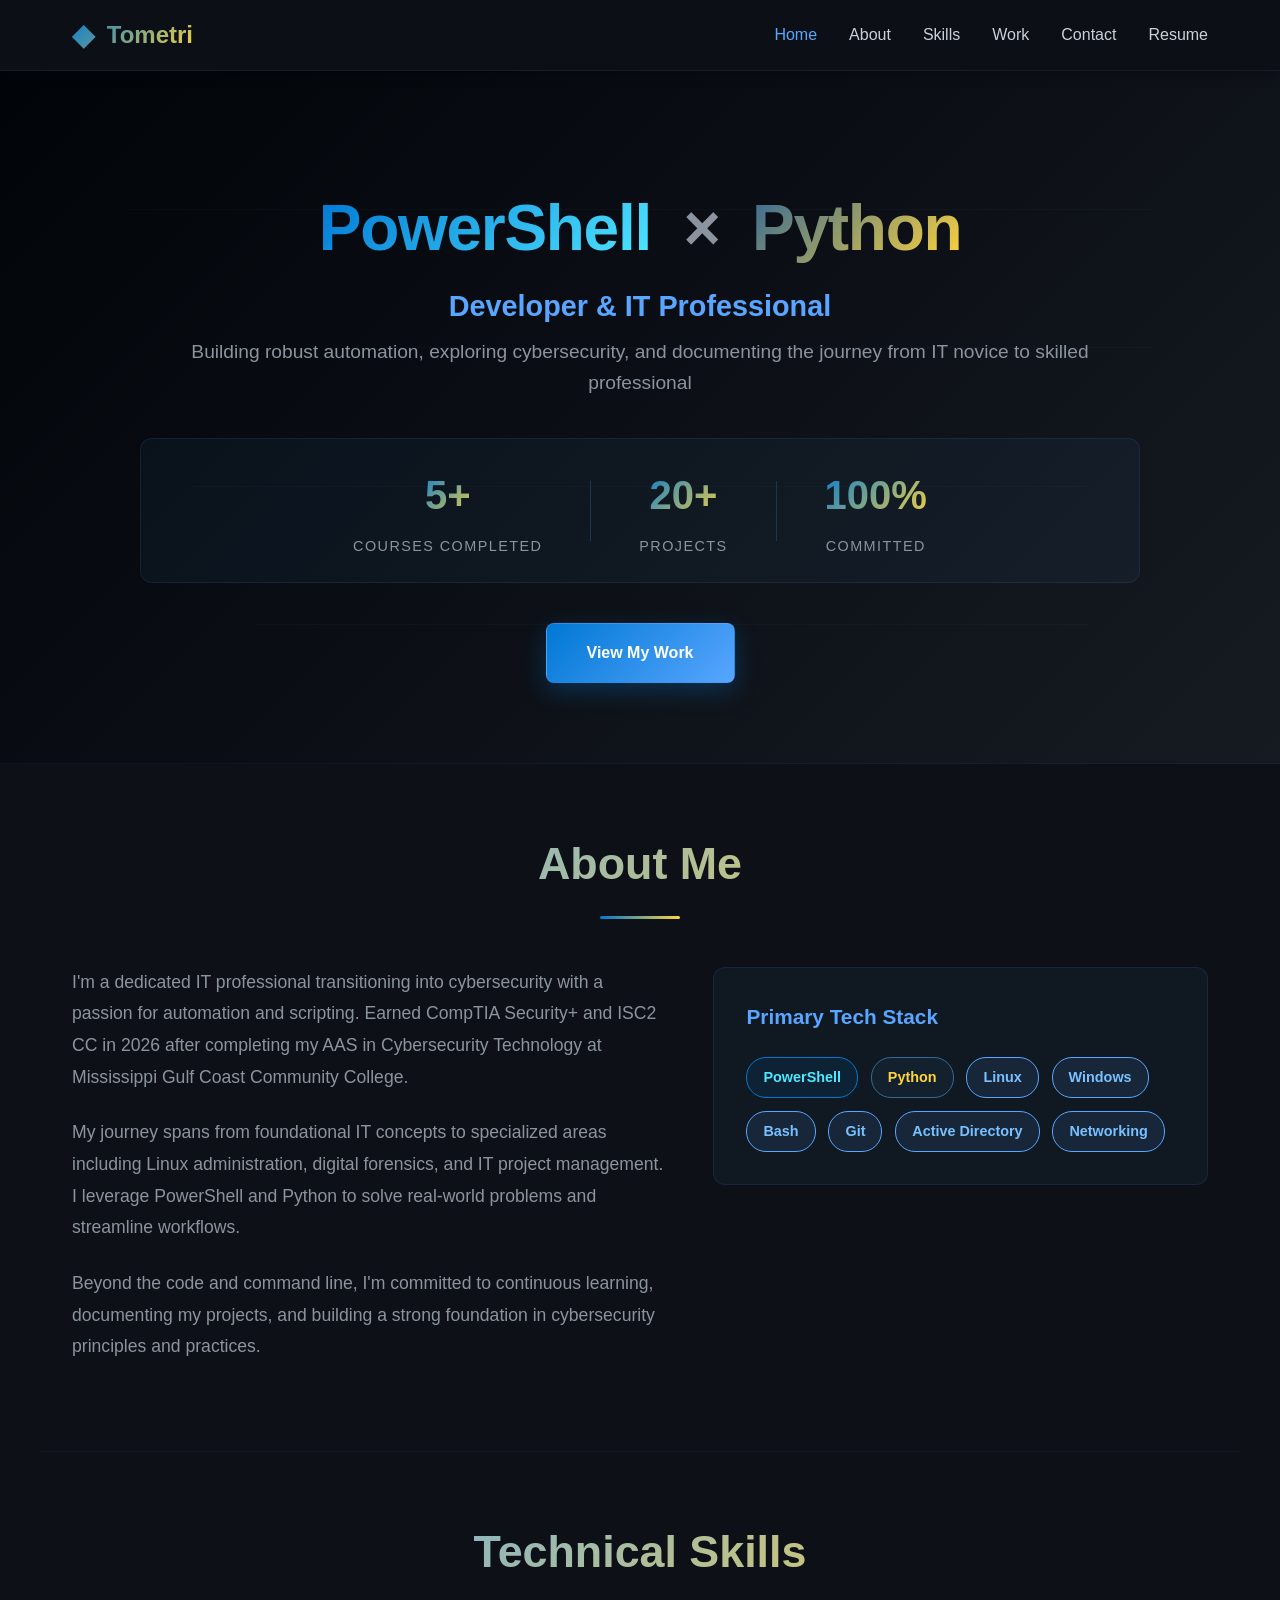
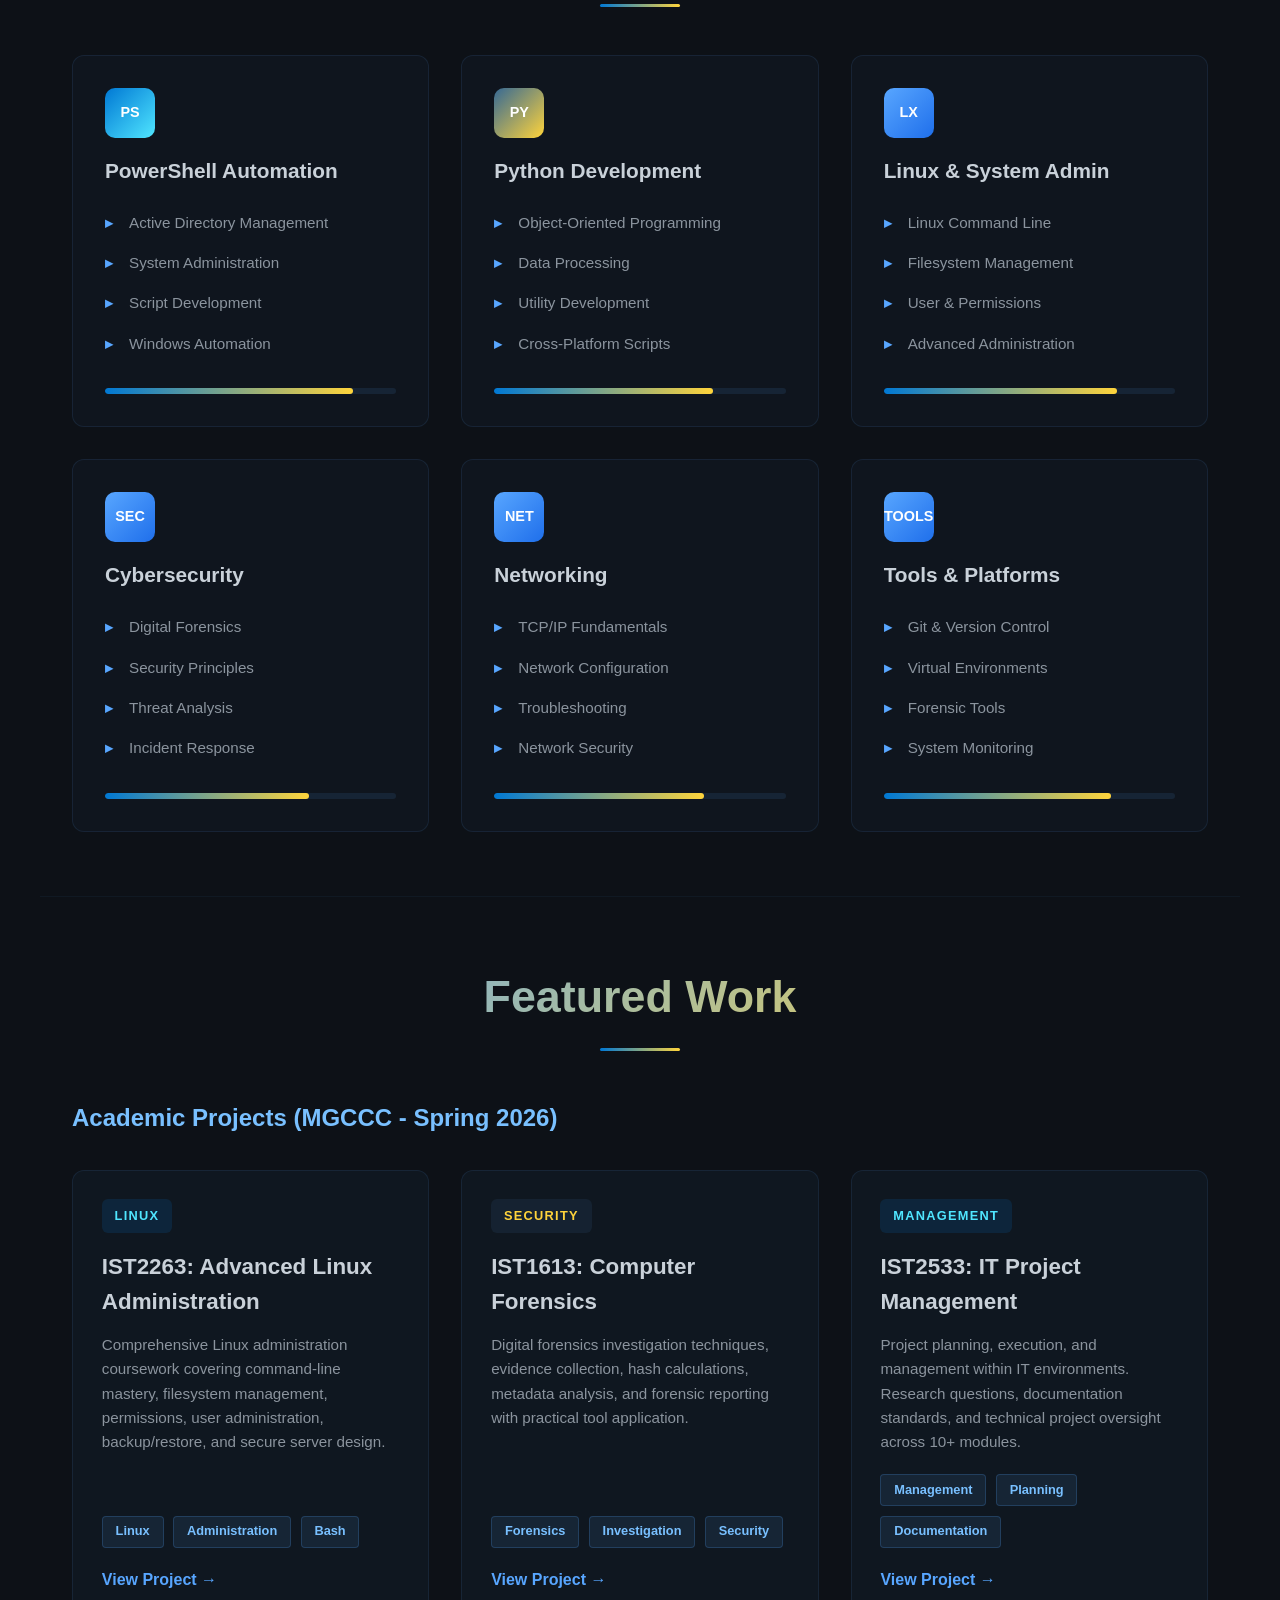
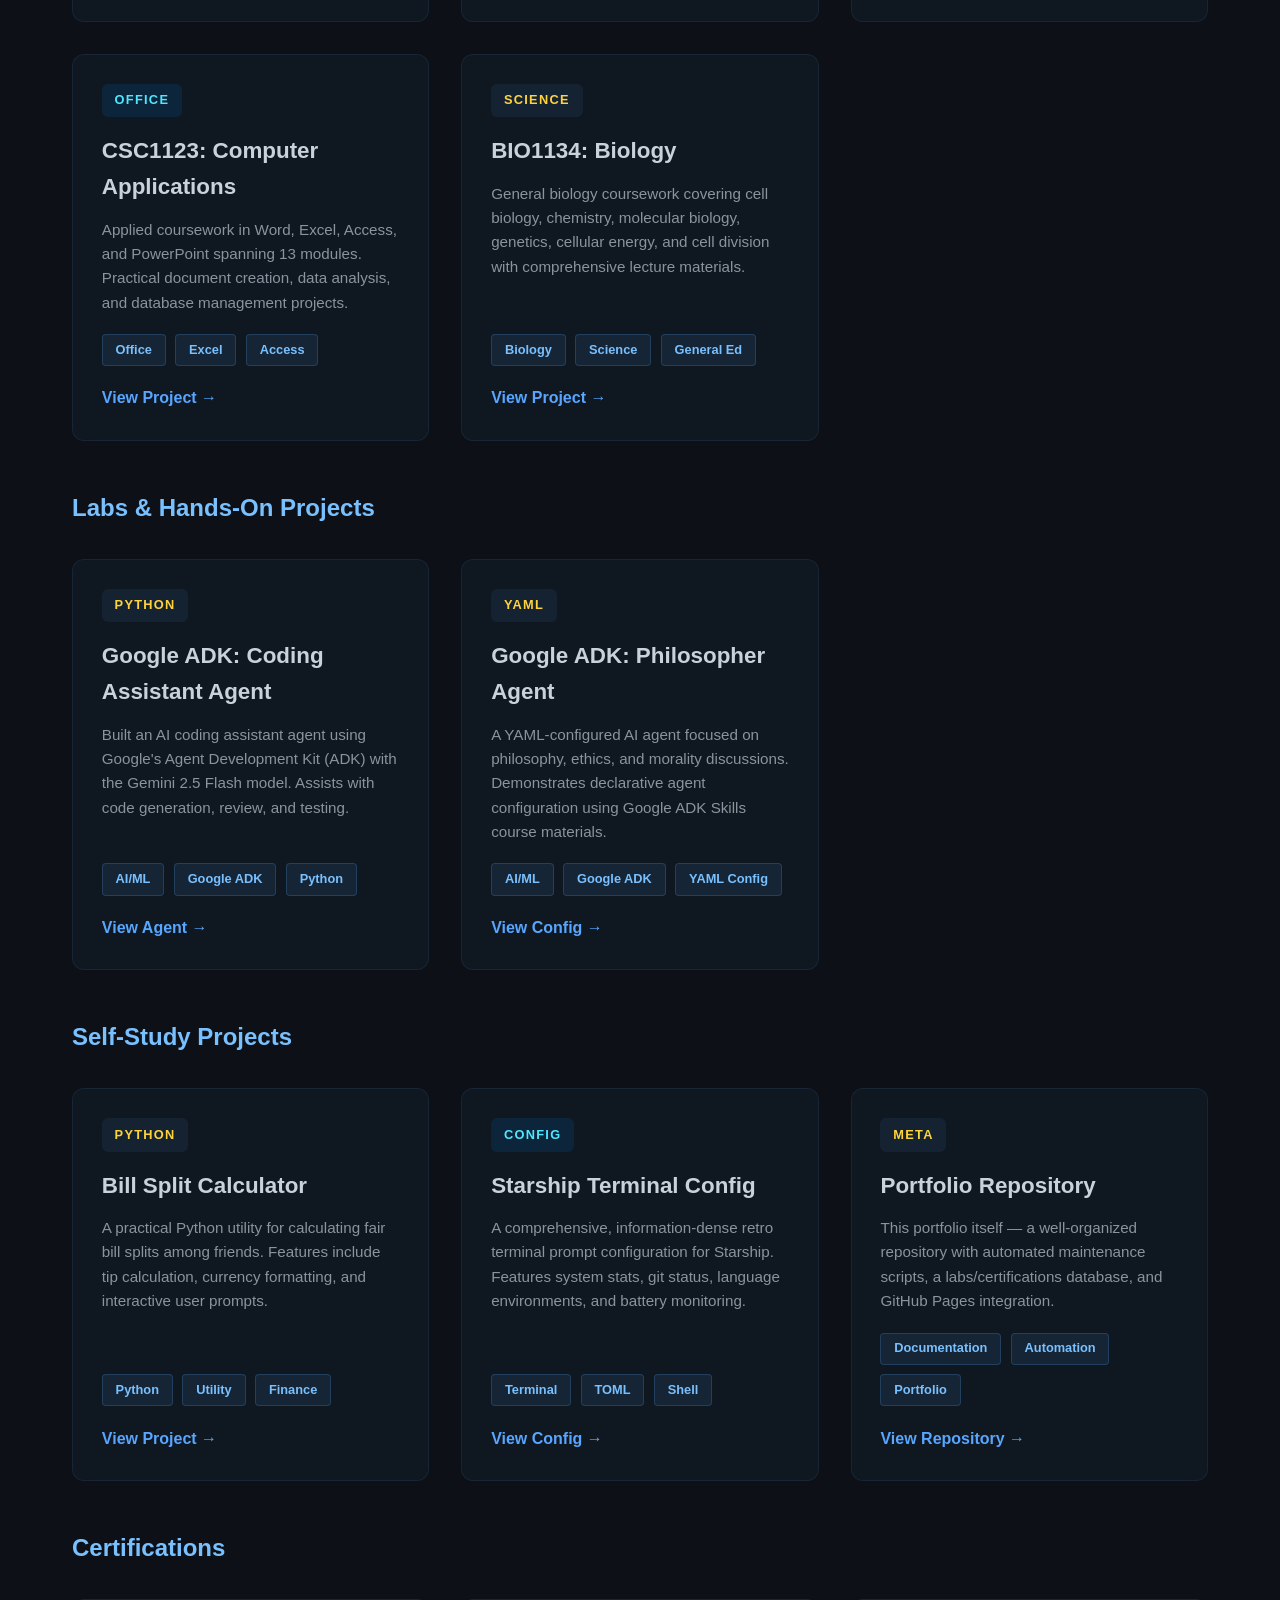
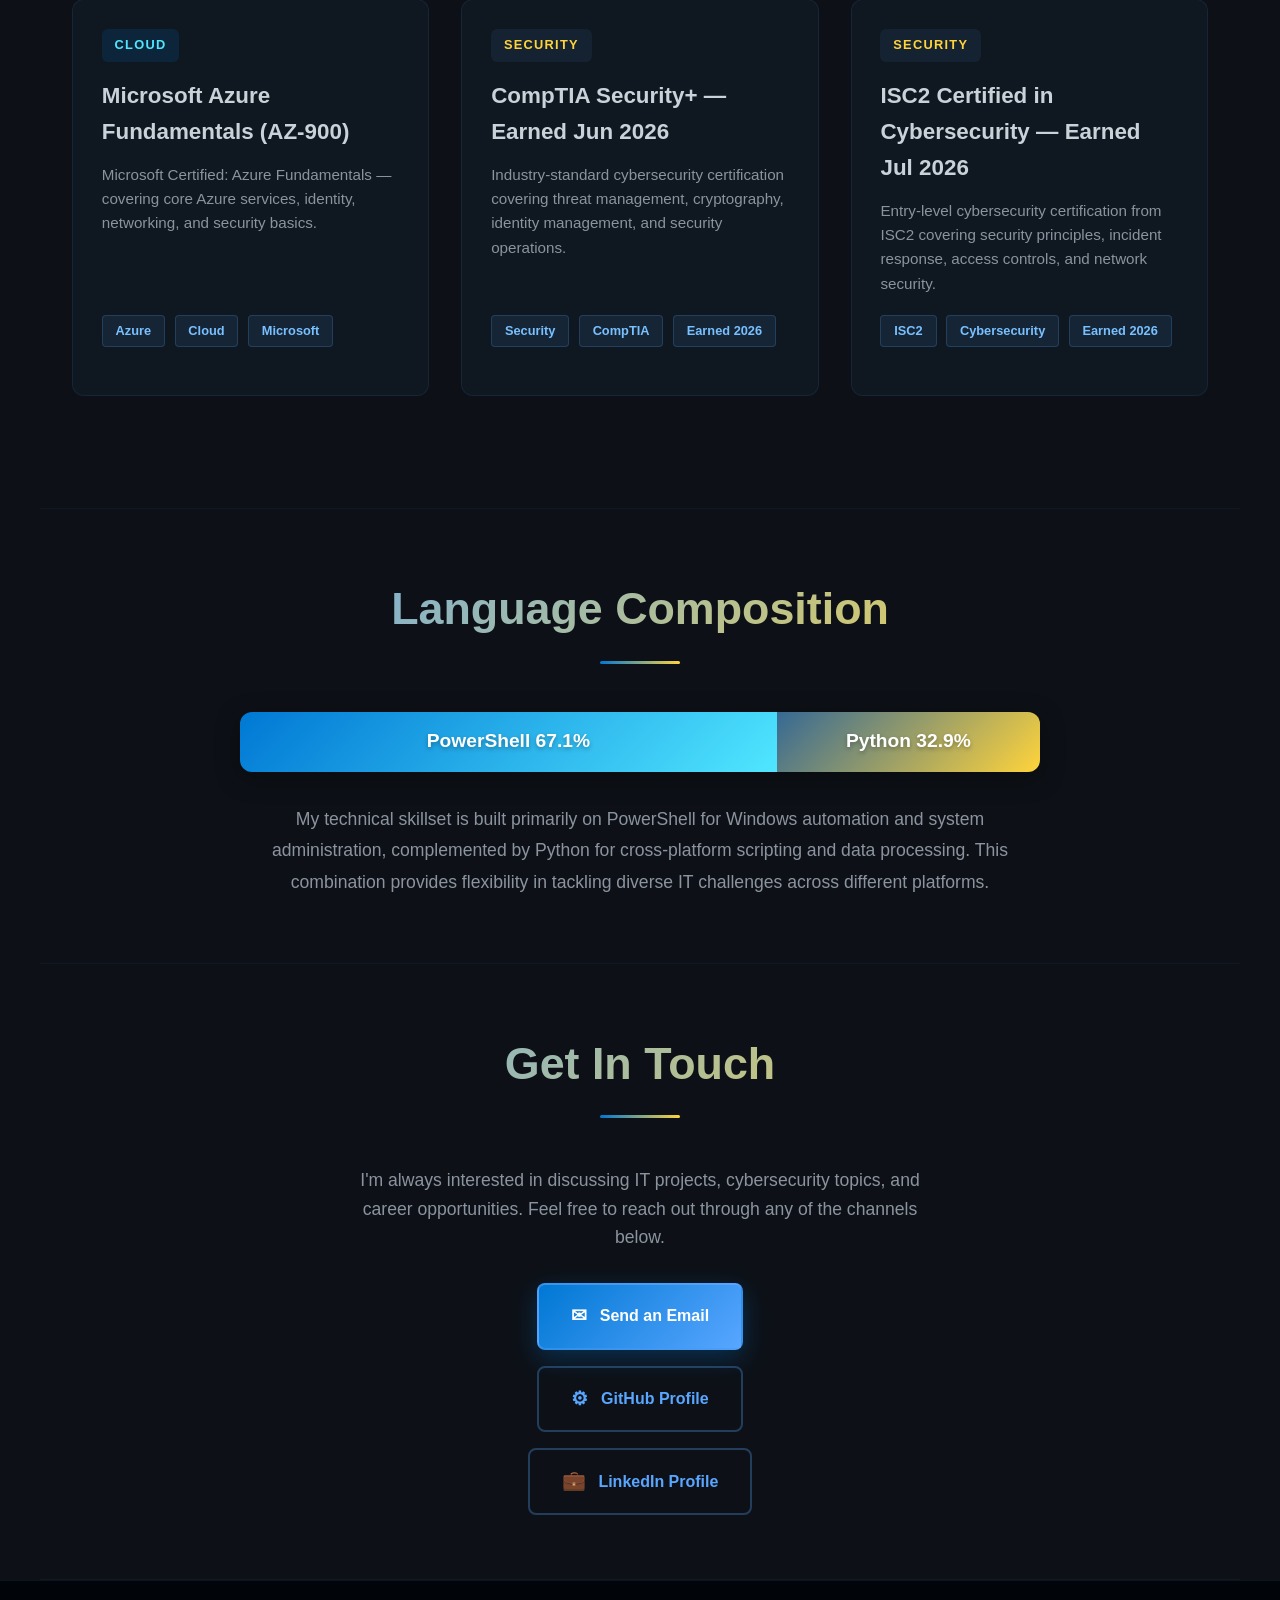
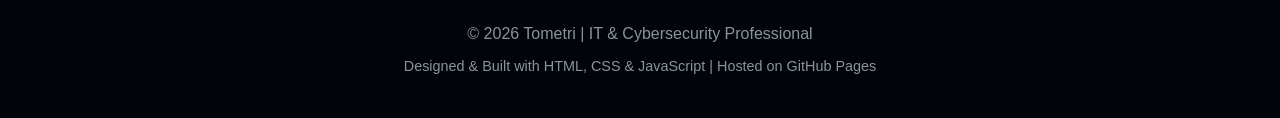
<file: index.html>
<!DOCTYPE html>
<html lang="en">
<head>
    <meta charset="UTF-8">
    <meta name="viewport" content="width=device-width, initial-scale=1.0">
    <meta name="description" content="Tometri's Portfolio - PowerShell & Python Developer | IT & Cybersecurity">
    <meta name="theme-color" content="#0d1117">
    <title>Tometri | Portfolio - IT & Cybersecurity Professional</title>
    <link rel="stylesheet" href="styles.css">
</head>
<body>
    <!-- Navigation -->
    <nav class="navbar">
        <div class="nav-wrapper">
            <div class="nav-brand">
                <span class="brand-icon">◆</span>
                <span class="brand-text">Tometri</span>
            </div>
            <ul class="nav-links">
                <li><a href="#hero" class="nav-link">Home</a></li>
                <li><a href="#about" class="nav-link">About</a></li>
                <li><a href="#skills" class="nav-link">Skills</a></li>
                <li><a href="#work" class="nav-link">Work</a></li>
                <li><a href="#contact" class="nav-link">Contact</a></li>
                <li><a href="resume/resume.html" class="nav-link">Resume</a></li>
            </ul>
            <div class="nav-accent"></div>
        </div>
    </nav>
    <!-- Hero Section -->
    <section class="hero" id="hero">
        <div class="hero-background">
            <div class="code-line line-1"></div>
            <div class="code-line line-2"></div>
            <div class="code-line line-3"></div>
            <div class="code-line line-4"></div>
        </div>
        <div class="hero-content">
            <h1 class="hero-title">
                <span class="title-ps">PowerShell</span>
                <span class="title-sep">×</span>
                <span class="title-py">Python</span>
            </h1>
            <h2 class="hero-subtitle">Developer & IT Professional</h2>
            <p class="hero-description">
                Building robust automation, exploring cybersecurity, and documenting the journey from IT novice to skilled professional
            </p>

            
            <div class="hero-stats">
                <div class="stat-item">
                    <div class="stat-value">5+</div>
                    <div class="stat-label">Courses Completed</div>
                </div>
                <div class="stat-separator"></div>
                <div class="stat-item">
                    <div class="stat-value">20+</div>
                    <div class="stat-label">Projects</div>
                </div>
                <div class="stat-separator"></div>
                <div class="stat-item">
                    <div class="stat-value">100%</div>
                    <div class="stat-label">Committed</div>
                </div>
            </div>
            <a href="#work" class="hero-cta">View My Work</a>
        </div>
    </section>
    <!-- About Section -->
    <section class="section" id="about">
        <div class="section-header">
            <h2>About Me</h2>
            <div class="header-underline"></div>
        </div>
        <div class="about-content">
            <div class="about-text">
                <p>
                    I'm a dedicated IT professional transitioning into cybersecurity with a passion for automation and scripting. 
                    Earned CompTIA Security+ and ISC2 CC in 2026 after completing my AAS in Cybersecurity Technology at Mississippi Gulf Coast Community College.
                </p>
                <p>
                    My journey spans from foundational IT concepts to specialized areas including Linux administration, digital forensics, 
                    and IT project management. I leverage PowerShell and Python to solve real-world problems and streamline workflows.
                </p>
                <p>
                    Beyond the code and command line, I'm committed to continuous learning, documenting my projects, and building 
                    a strong foundation in cybersecurity principles and practices.
                </p>
            </div>
            <div class="tech-stack">
                <h3>Primary Tech Stack</h3>
                <div class="tech-badges">
                    <span class="badge badge-ps">PowerShell</span>
                    <span class="badge badge-py">Python</span>
                    <span class="badge badge-other">Linux</span>
                    <span class="badge badge-other">Windows</span>
                    <span class="badge badge-other">Bash</span>
                    <span class="badge badge-other">Git</span>
                    <span class="badge badge-other">Active Directory</span>
                    <span class="badge badge-other">Networking</span>
                </div>
            </div>
        </div>
    </section>
    <!-- Skills Section -->
    <section class="section" id="skills">
        <div class="section-header">
            <h2>Technical Skills</h2>
            <div class="header-underline"></div>
        </div>
        <div class="skills-grid">
            <!-- PowerShell Skills -->
            <div class="skill-category">
                <div class="skill-icon ps-icon">PS</div>
                <h3>PowerShell Automation</h3>
                <ul class="skill-list">
                    <li>Active Directory Management</li>
                    <li>System Administration</li>
                    <li>Script Development</li>
                    <li>Windows Automation</li>
                </ul>
                <div class="skill-progress">
                    <div class="progress-bar" style="width: 85%"></div>
                </div>
            </div>
            <!-- Python Skills -->
            <div class="skill-category">
                <div class="skill-icon py-icon">PY</div>
                <h3>Python Development</h3>
                <ul class="skill-list">
                    <li>Object-Oriented Programming</li>
                    <li>Data Processing</li>
                    <li>Utility Development</li>
                    <li>Cross-Platform Scripts</li>
                </ul>
                <div class="skill-progress">
                    <div class="progress-bar" style="width: 75%"></div>
                </div>
            </div>
            <!-- Linux/System Skills -->
            <div class="skill-category">
                <div class="skill-icon other-icon">LX</div>
                <h3>Linux & System Admin</h3>
                <ul class="skill-list">
                    <li>Linux Command Line</li>
                    <li>Filesystem Management</li>
                    <li>User & Permissions</li>
                    <li>Advanced Administration</li>
                </ul>
                <div class="skill-progress">
                    <div class="progress-bar" style="width: 80%"></div>
                </div>
            </div>
            <!-- Security Skills -->
            <div class="skill-category">
                <div class="skill-icon other-icon">SEC</div>
                <h3>Cybersecurity</h3>
                <ul class="skill-list">
                    <li>Digital Forensics</li>
                    <li>Security Principles</li>
                    <li>Threat Analysis</li>
                    <li>Incident Response</li>
                </ul>
                <div class="skill-progress">
                    <div class="progress-bar" style="width: 70%"></div>
                </div>
            </div>
            <!-- Networking Skills -->
            <div class="skill-category">
                <div class="skill-icon other-icon">NET</div>
                <h3>Networking</h3>
                <ul class="skill-list">
                    <li>TCP/IP Fundamentals</li>
                    <li>Network Configuration</li>
                    <li>Troubleshooting</li>
                    <li>Network Security</li>
                </ul>
                <div class="skill-progress">
                    <div class="progress-bar" style="width: 72%"></div>
                </div>
            </div>
            <!-- Tools & Platforms -->
            <div class="skill-category">
                <div class="skill-icon other-icon">TOOLS</div>
                <h3>Tools & Platforms</h3>
                <ul class="skill-list">
                    <li>Git & Version Control</li>
                    <li>Virtual Environments</li>
                    <li>Forensic Tools</li>
                    <li>System Monitoring</li>
                </ul>
                <div class="skill-progress">
                    <div class="progress-bar" style="width: 78%"></div>
                </div>
            </div>
        </div>
    </section>
    <!-- Work Section -->
    <!-- NOTE: This section reflects the actual repository contents. When adding
         new coursework or projects, update this section and run:
         python scripts/update_pages.py
         to regenerate the docs/index.md and labs/certs sections automatically. -->
    <section class="section" id="work">
        <div class="section-header">
            <h2>Featured Work</h2>
            <div class="header-underline"></div>
        </div>
        <!-- School Work — all 5 courses from school/MGCCC-Spring2026/ -->
        <div class="work-subsection">
            <h3 class="subsection-title">Academic Projects (MGCCC - Spring 2026)</h3>
            <div class="work-grid">
                <div class="work-card">
                    <span class="card-badge ps-badge">Linux</span>
                    <h4>IST2263: Advanced Linux Administration</h4>
                    <p class="card-description">
                        Comprehensive Linux administration coursework covering command-line mastery, filesystem management, permissions,
                        user administration, backup/restore, and secure server design.
                    </p>
                    <div class="card-tags">
                        <span class="tag">Linux</span>
                        <span class="tag">Administration</span>
                        <span class="tag">Bash</span>
                    </div>
                    <a href="school/MGCCC-Spring2026/IST2263-AdvAdminLinux/README.odt" class="card-link">View Project →</a>
                </div>
                <div class="work-card">
                    <span class="card-badge py-badge">Security</span>
                    <h4>IST1613: Computer Forensics</h4>
                    <p class="card-description">
                        Digital forensics investigation techniques, evidence collection, hash calculations,
                        metadata analysis, and forensic reporting with practical tool application.
                    </p>
                    <div class="card-tags">
                        <span class="tag">Forensics</span>
                        <span class="tag">Investigation</span>
                        <span class="tag">Security</span>
                    </div>
                    <a href="school/MGCCC-Spring2026/IST1613-CompForensics/README.txt" class="card-link">View Project →</a>
                </div>
                <div class="work-card">
                    <span class="card-badge ps-badge">Management</span>
                    <h4>IST2533: IT Project Management</h4>
                    <p class="card-description">
                        Project planning, execution, and management within IT environments. Research questions,
                        documentation standards, and technical project oversight across 10+ modules.
                    </p>
                    <div class="card-tags">
                        <span class="tag">Management</span>
                        <span class="tag">Planning</span>
                        <span class="tag">Documentation</span>
                    </div>
                    <a href="school/MGCCC-Spring2026/IST2533-ITProjectManagement/README.odt" class="card-link">View Project →</a>
                </div>
                <div class="work-card">
                    <span class="card-badge ps-badge">Office</span>
                    <h4>CSC1123: Computer Applications</h4>
                    <p class="card-description">
                        Applied coursework in Word, Excel, Access, and PowerPoint spanning 13 modules.
                        Practical document creation, data analysis, and database management projects.
                    </p>
                    <div class="card-tags">
                        <span class="tag">Office</span>
                        <span class="tag">Excel</span>
                        <span class="tag">Access</span>
                    </div>
                    <a href="school/MGCCC-Spring2026/CSC1123-ComputerApplications/README.odt" class="card-link">View Project →</a>
                </div>
                <div class="work-card">
                    <span class="card-badge py-badge">Science</span>
                    <h4>BIO1134: Biology</h4>
                    <p class="card-description">
                        General biology coursework covering cell biology, chemistry, molecular biology,
                        genetics, cellular energy, and cell division with comprehensive lecture materials.
                    </p>
                    <div class="card-tags">
                        <span class="tag">Biology</span>
                        <span class="tag">Science</span>
                        <span class="tag">General Ed</span>
                    </div>
                    <a href="school/MGCCC-Spring2026/BIO1134-Biology/README.odt" class="card-link">View Project →</a>
                </div>
            </div>
        </div>
        <!-- Labs — from labs/ directory -->
        <div class="work-subsection">
            <h3 class="subsection-title">Labs & Hands-On Projects</h3>
            <div class="work-grid">
                <div class="work-card">
                    <span class="card-badge py-badge">Python</span>
                    <h4>Google ADK: Coding Assistant Agent</h4>
                    <p class="card-description">
                        Built an AI coding assistant agent using Google's Agent Development Kit (ADK)
                        with the Gemini 2.5 Flash model. Assists with code generation, review, and testing.
                    </p>
                    <div class="card-tags">
                        <span class="tag">AI/ML</span>
                        <span class="tag">Google ADK</span>
                        <span class="tag">Python</span>
                    </div>
                    <a href="labs/adk-workspace/my_first_agent/agent.py" class="card-link">View Agent →</a>
                </div>
                <div class="work-card">
                    <span class="card-badge py-badge">YAML</span>
                    <h4>Google ADK: Philosopher Agent</h4>
                    <p class="card-description">
                        A YAML-configured AI agent focused on philosophy, ethics, and morality discussions.
                        Demonstrates declarative agent configuration using Google ADK Skills course materials.
                    </p>
                    <div class="card-tags">
                        <span class="tag">AI/ML</span>
                        <span class="tag">Google ADK</span>
                        <span class="tag">YAML Config</span>
                    </div>
                    <a href="labs/adk-workspace/my_config_agent/root_agent.yaml" class="card-link">View Config →</a>
                </div>
            </div>
        </div>
        <!-- Self-Study Projects -->
        <div class="work-subsection">
            <h3 class="subsection-title">Self-Study Projects</h3>
            <div class="work-grid">
                <div class="work-card">
                    <span class="card-badge py-badge">Python</span>
                    <h4>Bill Split Calculator</h4>
                    <p class="card-description">
                        A practical Python utility for calculating fair bill splits among friends. Features include tip calculation,
                        currency formatting, and interactive user prompts.
                    </p>
                    <div class="card-tags">
                        <span class="tag">Python</span>
                        <span class="tag">Utility</span>
                        <span class="tag">Finance</span>
                    </div>
                    <a href="SelfStudy/scripting/bill-split-calculator.py" class="card-link">View Project →</a>
                </div>
                <div class="work-card">
                    <span class="card-badge ps-badge">Config</span>
                    <h4>Starship Terminal Config</h4>
                    <p class="card-description">
                        A comprehensive, information-dense retro terminal prompt configuration for Starship.
                        Features system stats, git status, language environments, and battery monitoring.
                    </p>
                    <div class="card-tags">
                        <span class="tag">Terminal</span>
                        <span class="tag">TOML</span>
                        <span class="tag">Shell</span>
                    </div>
                    <a href="StarshipConfig/README.md" class="card-link">View Config →</a>
                </div>
                <div class="work-card">
                    <span class="card-badge py-badge">Meta</span>
                    <h4>Portfolio Repository</h4>
                    <p class="card-description">
                        This portfolio itself — a well-organized repository with automated maintenance scripts,
                        a labs/certifications database, and GitHub Pages integration.
                    </p>
                    <div class="card-tags">
                        <span class="tag">Documentation</span>
                        <span class="tag">Automation</span>
                        <span class="tag">Portfolio</span>
                    </div>
                    <a href="https://github.com/Tometri/ProjectPortfolio" class="card-link">View Repository →</a>
                </div>
            </div>
        </div>
        <!-- Labs & Certifications — dynamically generated section placeholder -->
        <!-- This section is updated by scripts/update_pages.py from data/labs-certs.db -->
        <div class="work-subsection" id="labs-certs">
            <h3 class="subsection-title">Certifications</h3>
            <div class="work-grid">
                <div class="work-card">
                    <span class="card-badge ps-badge">Cloud</span>
                    <h4>Microsoft Azure Fundamentals (AZ-900)</h4>
                    <p class="card-description">
                        Microsoft Certified: Azure Fundamentals — covering core Azure services, identity,
                        networking, and security basics.
                    </p>
                    <div class="card-tags">
                        <span class="tag">Azure</span>
                        <span class="tag">Cloud</span>
                        <span class="tag">Microsoft</span>
                    </div>
                </div>
                <div class="work-card">
                    <span class="card-badge py-badge">Security</span>
                    <h4>CompTIA Security+ — Earned Jun 2026</h4>
                    <p class="card-description">
                        Industry-standard cybersecurity certification covering threat management,
                        cryptography, identity management, and security operations.
                    </p>
                    <div class="card-tags">
                        <span class="tag">Security</span>
                        <span class="tag">CompTIA</span>
                        <span class="tag">Earned 2026</span>
                    </div>
                </div>
                <div class="work-card">
                    <span class="card-badge py-badge">Security</span>
                    <h4>ISC2 Certified in Cybersecurity — Earned Jul 2026</h4>
                    <p class="card-description">
                        Entry-level cybersecurity certification from ISC2 covering security principles,
                        incident response, access controls, and network security.
                    </p>
                    <div class="card-tags">
                        <span class="tag">ISC2</span>
                        <span class="tag">Cybersecurity</span>
                        <span class="tag">Earned 2026</span>
                    </div>
                </div>
            </div>
        </div>
    </section>
    <!-- Composition Section -->
    <section class="section">
        <div class="section-header">
            <h2>Language Composition</h2>
            <div class="header-underline"></div>
        </div>
        <div class="composition-container">
            <div class="chart-bar">
                <div class="chart-segment ps-segment" style="width: 67.1%">
                    <span class="segment-label">PowerShell 67.1%</span>
                </div>
                <div class="chart-segment py-segment" style="width: 32.9%">
                    <span class="segment-label">Python 32.9%</span>
                </div>
            </div>
            <div class="composition-text">
                <p>
                    My technical skillset is built primarily on PowerShell for Windows automation and system administration, 
                    complemented by Python for cross-platform scripting and data processing. This combination provides flexibility 
                    in tackling diverse IT challenges across different platforms.
                </p>
            </div>
        </div>
    </section>
    <!-- Contact Section -->
    <section class="section" id="contact">
        <div class="section-header">
            <h2>Get In Touch</h2>
            <div class="header-underline"></div>
        </div>
        <div class="contact-content">
            <p>
                I'm always interested in discussing IT projects, cybersecurity topics, and career opportunities. 
                Feel free to reach out through any of the channels below.
            </p>
            <div class="contact-links">
                <a href="mailto:tometri@example.com" class="contact-link primary">
                    <span class="link-icon">✉</span>
                    <span>Send an Email</span>
                </a>
                <a href="https://github.com/Tometri" class="contact-link secondary">
                    <span class="link-icon">⚙</span>
                    <span>GitHub Profile</span>
                </a>
                <a href="https://linkedin.com/in/tometri" class="contact-link secondary">
                    <span class="link-icon">💼</span>
                    <span>LinkedIn Profile</span>
                </a>
            </div>
        </div>
    </section>
    <!-- Footer -->
    <footer class="footer">
        <div class="footer-content">
            <p>© 2026 Tometri | IT & Cybersecurity Professional</p>
            <p class="footer-credit">Designed & Built with HTML, CSS & JavaScript | Hosted on GitHub Pages</p>
        </div>
    </footer>
    <script src="script.js"></script>
</body>
</html>
</file>
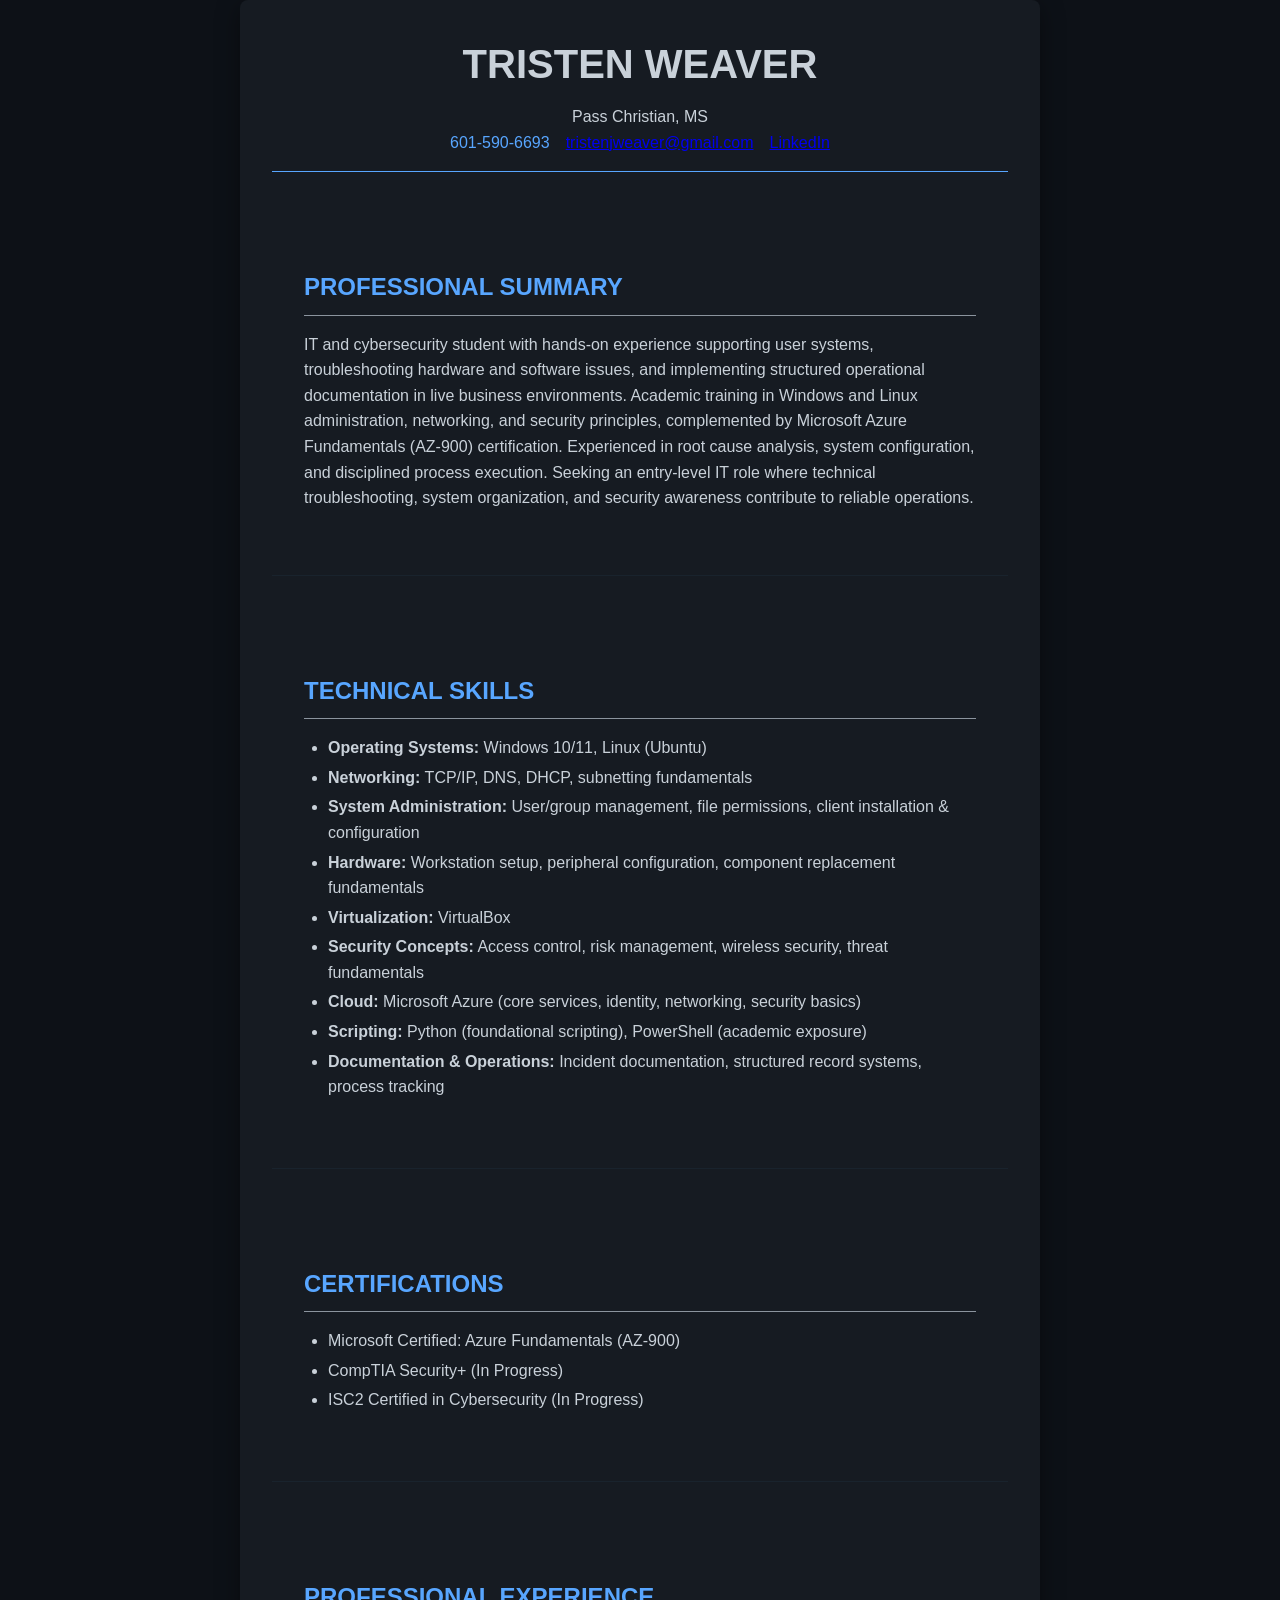
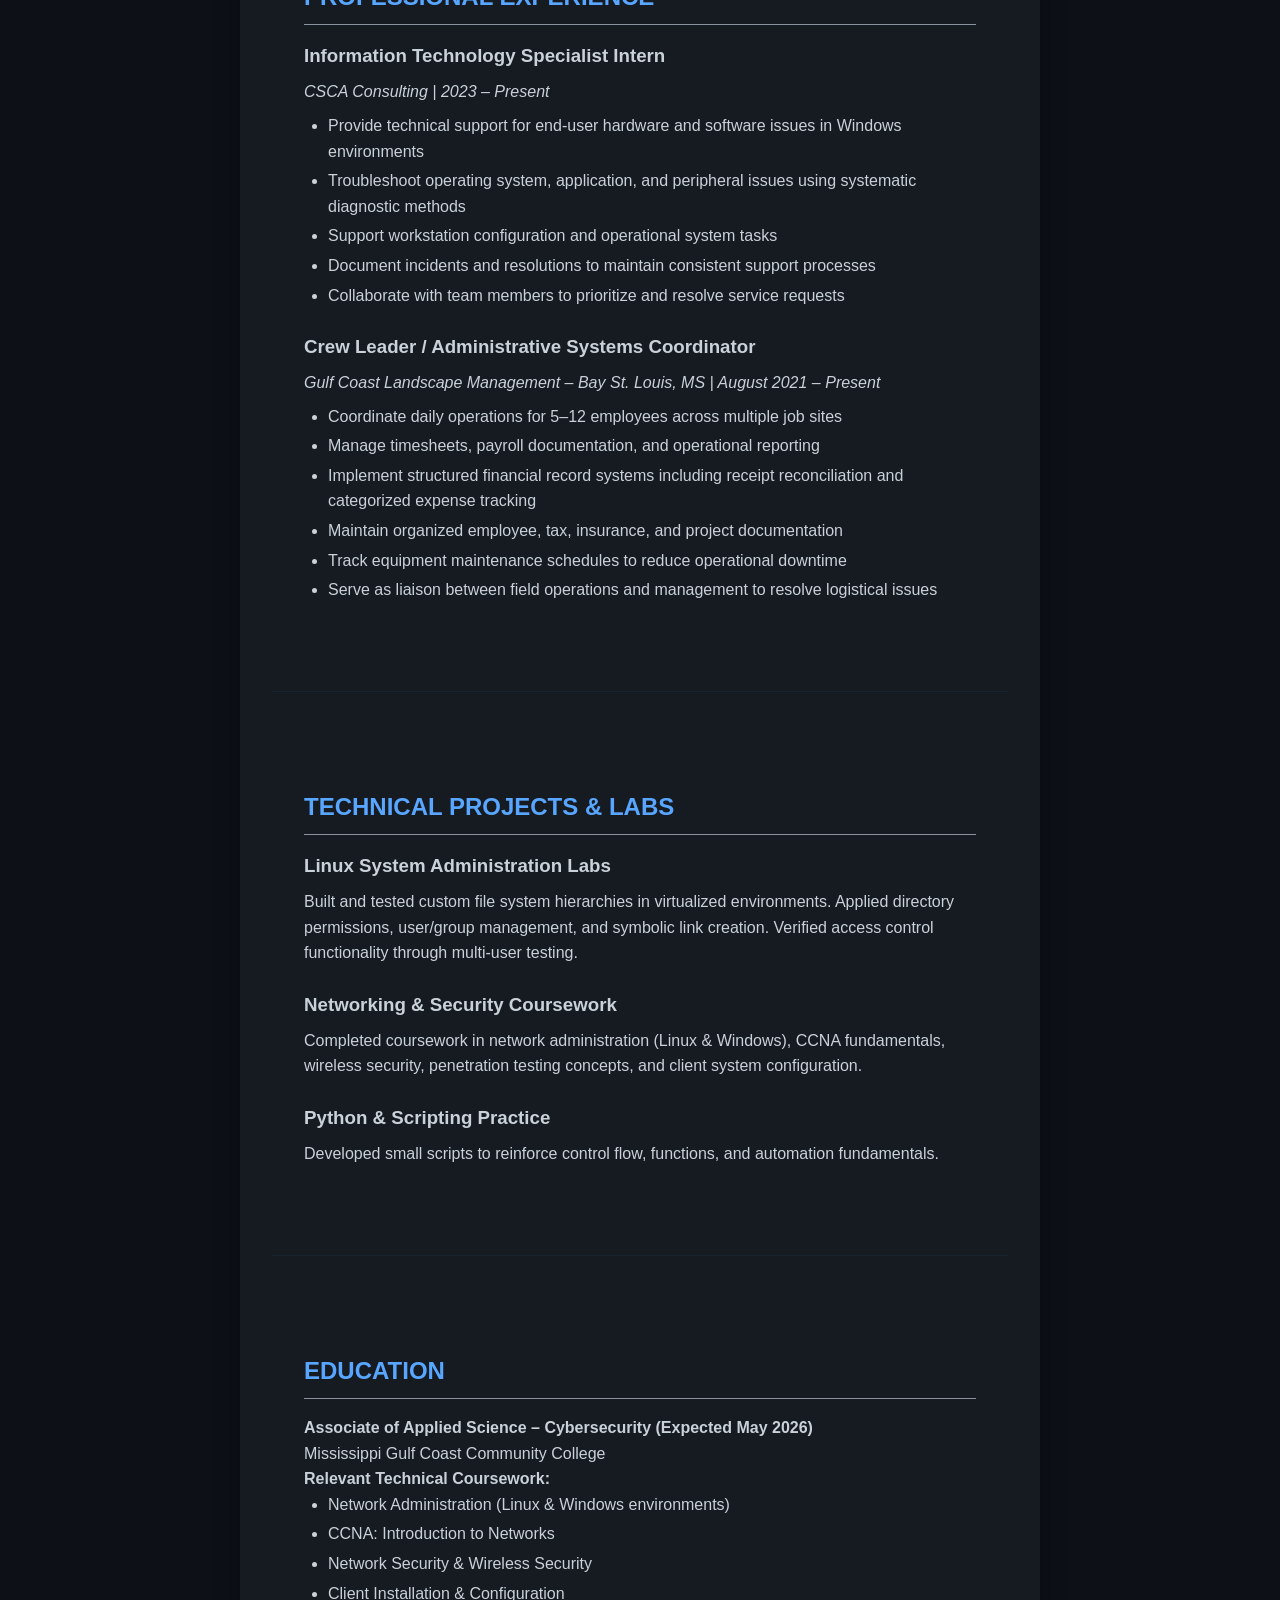
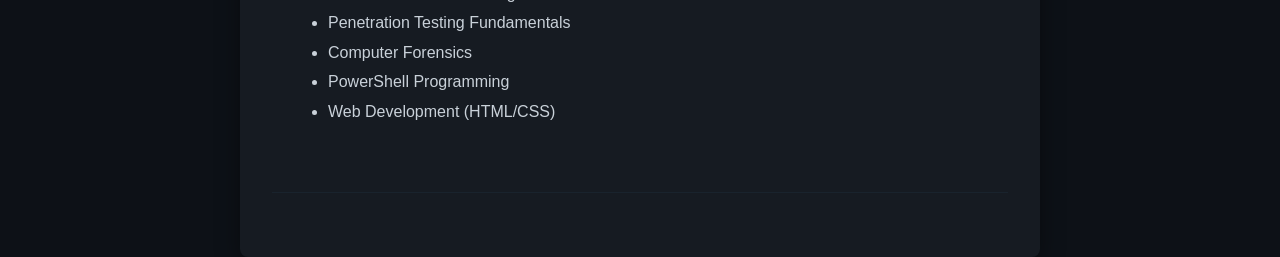
<file: resume/resume.html>
<!DOCTYPE html>
<html lang="en">
<head>
    <meta charset="UTF-8">
    <meta name="viewport" content="width=device-width, initial-scale=1.0">
    <meta name="description" content="Tristen Weaver - IT and Cybersecurity Professional Resume">
    <title>Tristen Weaver - Resume</title>
    <link rel="stylesheet" href="../styles.css">
    <style>
        .resume-container {
            max-width: 800px;
            margin: 0 auto;
            padding: 2rem;
            background: var(--bg-surface);
            border-radius: 8px;
            box-shadow: var(--shadow-md);
        }
        .resume-header {
            text-align: center;
            margin-bottom: 2rem;
            border-bottom: 1px solid var(--accent-1);
            padding-bottom: 1rem;
        }
        .resume-header h1 {
            font-size: 2.5rem;
            margin-bottom: 0.5rem;
        }
        .contact-info {
            display: flex;
            justify-content: center;
            gap: 1rem;
            flex-wrap: wrap;
        }
        .contact-item {
            color: var(--accent-1);
        }
        .section {
            margin-bottom: 2rem;
        }
        .section h2 {
            color: var(--accent-1);
            border-bottom: 1px solid var(--text-secondary);
            padding-bottom: 0.5rem;
            margin-bottom: 1rem;
        }
        .job, .project {
            margin-bottom: 1.5rem;
        }
        .job h3, .project h3 {
            margin-bottom: 0.5rem;
        }
        .job p, .project p {
            margin-bottom: 0.5rem;
        }
        ul {
            margin-left: 1.5rem;
        }
        li {
            margin-bottom: 0.25rem;
        }
    </style>
</head>
<body>
    <div class="resume-container">
        <header class="resume-header">
            <h1>TRISTEN WEAVER</h1>
            <p>Pass Christian, MS</p>
            <div class="contact-info">
                <span class="contact-item">601-590-6693</span>
                <span class="contact-item"><a href="mailto:tristenjweaver@gmail.com">tristenjweaver@gmail.com</a></span>
                <span class="contact-item"><a href="https://www.linkedin.com/in/tristen-weaver-71121537a" target="_blank">LinkedIn</a></span>
            </div>
        </header>
        <section class="section">
            <h2>PROFESSIONAL SUMMARY</h2>
            <p>IT and cybersecurity student with hands-on experience supporting user systems, troubleshooting hardware and software issues, and implementing structured operational documentation in live business environments. Academic training in Windows and Linux administration, networking, and security principles, complemented by Microsoft Azure Fundamentals (AZ-900) certification. Experienced in root cause analysis, system configuration, and disciplined process execution. Seeking an entry-level IT role where technical troubleshooting, system organization, and security awareness contribute to reliable operations.</p>
        </section>
        <section class="section">
            <h2>TECHNICAL SKILLS</h2>
            <ul>
                <li><strong>Operating Systems:</strong> Windows 10/11, Linux (Ubuntu)</li>
                <li><strong>Networking:</strong> TCP/IP, DNS, DHCP, subnetting fundamentals</li>
                <li><strong>System Administration:</strong> User/group management, file permissions, client installation & configuration</li>
                <li><strong>Hardware:</strong> Workstation setup, peripheral configuration, component replacement fundamentals</li>
                <li><strong>Virtualization:</strong> VirtualBox</li>
                <li><strong>Security Concepts:</strong> Access control, risk management, wireless security, threat fundamentals</li>
                <li><strong>Cloud:</strong> Microsoft Azure (core services, identity, networking, security basics)</li>
                <li><strong>Scripting:</strong> Python (foundational scripting), PowerShell (academic exposure)</li>
                <li><strong>Documentation & Operations:</strong> Incident documentation, structured record systems, process tracking</li>
            </ul>
        </section>
        <section class="section">
            <h2>CERTIFICATIONS</h2>
            <ul>
                <li>Microsoft Certified: Azure Fundamentals (AZ-900)</li>
                <li>CompTIA Security+ (In Progress)</li>
                <li>ISC2 Certified in Cybersecurity (In Progress)</li>
            </ul>
        </section>
        <section class="section">
            <h2>PROFESSIONAL EXPERIENCE</h2>
            <div class="job">
                <h3>Information Technology Specialist Intern</h3>
                <p><em>CSCA Consulting | 2023 – Present</em></p>
                <ul>
                    <li>Provide technical support for end-user hardware and software issues in Windows environments</li>
                    <li>Troubleshoot operating system, application, and peripheral issues using systematic diagnostic methods</li>
                    <li>Support workstation configuration and operational system tasks</li>
                    <li>Document incidents and resolutions to maintain consistent support processes</li>
                    <li>Collaborate with team members to prioritize and resolve service requests</li>
                </ul>
            </div>
            <div class="job">
                <h3>Crew Leader / Administrative Systems Coordinator</h3>
                <p><em>Gulf Coast Landscape Management – Bay St. Louis, MS | August 2021 – Present</em></p>
                <ul>
                    <li>Coordinate daily operations for 5–12 employees across multiple job sites</li>
                    <li>Manage timesheets, payroll documentation, and operational reporting</li>
                    <li>Implement structured financial record systems including receipt reconciliation and categorized expense tracking</li>
                    <li>Maintain organized employee, tax, insurance, and project documentation</li>
                    <li>Track equipment maintenance schedules to reduce operational downtime</li>
                    <li>Serve as liaison between field operations and management to resolve logistical issues</li>
                </ul>
            </div>
        </section>
        <section class="section">
            <h2>TECHNICAL PROJECTS & LABS</h2>
            <div class="project">
                <h3>Linux System Administration Labs</h3>
                <p>Built and tested custom file system hierarchies in virtualized environments. Applied directory permissions, user/group management, and symbolic link creation. Verified access control functionality through multi-user testing.</p>
            </div>
            <div class="project">
                <h3>Networking & Security Coursework</h3>
                <p>Completed coursework in network administration (Linux & Windows), CCNA fundamentals, wireless security, penetration testing concepts, and client system configuration.</p>
            </div>
            <div class="project">
                <h3>Python & Scripting Practice</h3>
                <p>Developed small scripts to reinforce control flow, functions, and automation fundamentals.</p>
            </div>
        </section>
        <section class="section">
            <h2>EDUCATION</h2>
            <p><strong>Associate of Applied Science – Cybersecurity (Expected May 2026)</strong></p>
            <p>Mississippi Gulf Coast Community College</p>
            <p><strong>Relevant Technical Coursework:</strong></p>
            <ul>
                <li>Network Administration (Linux & Windows environments)</li>
                <li>CCNA: Introduction to Networks</li>
                <li>Network Security & Wireless Security</li>
                <li>Client Installation & Configuration</li>
                <li>Penetration Testing Fundamentals</li>
                <li>Computer Forensics</li>
                <li>PowerShell Programming</li>
                <li>Web Development (HTML/CSS)</li>
            </ul>
        </section>
    </div>
</body>
</html>
</file>
<file: styles.css>
/* ============================================
   DESIGN SYSTEM - COHESIVE & INTEGRATED
   ============================================ */
:root {
    /* Primary Colors */
    --ps-blue: #0078d4;
    --ps-light: #50e6ff;
    --py-yellow: #ffd43b;
    --py-blue: #366994;

    
    /* Base Colors */
    --bg-dark: #0d1117;
    --bg-darker: #010409;
    --bg-surface: #161b22;
    --bg-surface-light: #21262d;

    
    /* Text Colors */
    --text-primary: #c9d1d9;
    --text-secondary: #8b949e;
    --text-muted: #6e7681;

    
    /* Accents */
    --accent-1: #58a6ff;
    --accent-2: #79c0ff;
    --accent-3: #1f6feb;

    
    /* Shadows */
    --shadow-sm: 0 3px 12px rgba(0, 0, 0, 0.3);
    --shadow-md: 0 6px 24px rgba(0, 0, 0, 0.4);
    --shadow-lg: 0 12px 48px rgba(0, 0, 0, 0.5);

    
    /* Transitions */
    --transition-fast: 0.2s ease;
    --transition-base: 0.3s ease;
    --transition-slow: 0.5s ease;
}
/* ============================================
   GLOBAL STYLES
   ============================================ */
* {
    margin: 0;
    padding: 0;
    box-sizing: border-box;
}
html {
    scroll-behavior: smooth;
}
body {
    font-family: -apple-system, BlinkMacSystemFont, 'Segoe UI', Helvetica, Arial, sans-serif;
    background: var(--bg-dark);
    color: var(--text-primary);
    line-height: 1.6;
    overflow-x: hidden;
}
/* ============================================
   NAVIGATION BAR
   ============================================ */
.navbar {
    position: fixed;
    top: 0;
    width: 100%;
    background: rgba(13, 17, 23, 0.95);
    backdrop-filter: blur(10px);
    border-bottom: 1px solid rgba(88, 166, 255, 0.1);
    z-index: 1000;
    box-shadow: var(--shadow-sm);
}
.nav-wrapper {
    max-width: 1200px;
    margin: 0 auto;
    padding: 0 2rem;
    display: flex;
    justify-content: space-between;
    align-items: center;
    height: 70px;
    position: relative;
}
.nav-brand {
    display: flex;
    align-items: center;
    gap: 0.8rem;
    font-size: 1.5rem;
    font-weight: 700;
    background: linear-gradient(135deg, var(--ps-blue), var(--py-yellow));
    -webkit-background-clip: text;
    -webkit-text-fill-color: transparent;
    background-clip: text;
}
.brand-icon {
    font-size: 1.8rem;
    color: var(--ps-light);
}
.nav-links {
    display: flex;
    list-style: none;
    gap: 2rem;
    align-items: center;
}
.nav-link {
    color: var(--text-primary);
    text-decoration: none;
    font-weight: 500;
    position: relative;
    transition: color var(--transition-fast);
    padding: 0.5rem 0;
}
.nav-link::after {
    content: '';
    position: absolute;
    bottom: 0;
    left: 0;
    width: 0;
    height: 2px;
    background: linear-gradient(90deg, var(--ps-blue), var(--py-yellow));
    transition: width var(--transition-base);
}
.nav-link:hover {
    color: var(--accent-1);
}
.nav-link:hover::after {
    width: 100%;
}
.nav-accent {
    position: absolute;
    bottom: 0;
    right: 0;
    width: 0;
    height: 3px;
    background: linear-gradient(90deg, transparent, var(--ps-blue), var(--py-yellow), transparent);
}
/* ============================================
   HERO SECTION
   ============================================ */
.hero {
    position: relative;
    padding: 120px 2rem 80px;
    background: linear-gradient(135deg, var(--bg-darker) 0%, var(--bg-surface) 100%);
    border-bottom: 1px solid rgba(88, 166, 255, 0.1);
    overflow: hidden;
    margin-top: 70px;
}
.hero-background {
    position: absolute;
    top: 0;
    left: 0;
    right: 0;
    bottom: 0;
    opacity: 0.1;
}
.code-line {
    position: absolute;
    background: var(--ps-light);
    opacity: 0.3;
}
.line-1 {
    width: 80%;
    height: 1px;
    top: 20%;
    left: 10%;
    animation: slideIn 2s ease-out 0.1s forwards;
}
.line-2 {
    width: 60%;
    height: 1px;
    top: 40%;
    right: 10%;
    animation: slideIn 2s ease-out 0.2s forwards;
}
.line-3 {
    width: 70%;
    height: 1px;
    top: 60%;
    left: 15%;
    animation: slideIn 2s ease-out 0.3s forwards;
}
.line-4 {
    width: 65%;
    height: 1px;
    top: 80%;
    right: 15%;
    animation: slideIn 2s ease-out 0.4s forwards;
}
@keyframes slideIn {
    from {
        width: 0;
        opacity: 0;
    }
    to {
        opacity: 0.3;
    }
}
.hero-content {
    position: relative;
    z-index: 1;
    max-width: 1000px;
    margin: 0 auto;
    text-align: center;
}
.hero-title {
    font-size: 4rem;
    font-weight: 800;
    line-height: 1.2;
    margin-bottom: 1rem;
    letter-spacing: -0.02em;
}
.title-ps {
    background: linear-gradient(135deg, var(--ps-blue), var(--ps-light));
    -webkit-background-clip: text;
    -webkit-text-fill-color: transparent;
    background-clip: text;
}
.title-sep {
    color: var(--text-secondary);
    margin: 0 1rem;
}
.title-py {
    background: linear-gradient(135deg, var(--py-blue), var(--py-yellow));
    -webkit-background-clip: text;
    -webkit-text-fill-color: transparent;
    background-clip: text;
}
.hero-subtitle {
    font-size: 1.8rem;
    color: var(--accent-1);
    margin-bottom: 0.5rem;
    font-weight: 600;
}
.hero-description {
    font-size: 1.2rem;
    color: var(--text-secondary);
    margin-bottom: 2rem;
}
.hero-stats {
    display: flex;
    justify-content: center;
    align-items: center;
    gap: 3rem;
    margin: 2.5rem 0;
    padding: 1.5rem;
    background: rgba(88, 166, 255, 0.05);
    border-radius: 12px;
    border: 1px solid rgba(88, 166, 255, 0.1);
}
.stat-item {
    display: flex;
    flex-direction: column;
    align-items: center;
}
.stat-value {
    font-size: 2.5rem;
    font-weight: 800;
    background: linear-gradient(135deg, var(--ps-blue), var(--py-yellow));
    -webkit-background-clip: text;
    -webkit-text-fill-color: transparent;
    background-clip: text;
}
.stat-label {
    font-size: 0.9rem;
    color: var(--text-secondary);
    text-transform: uppercase;
    letter-spacing: 0.1em;
    margin-top: 0.5rem;
}
.stat-separator {
    width: 1px;
    height: 60px;
    background: rgba(88, 166, 255, 0.2);
}
.hero-cta {
    display: inline-block;
    padding: 1rem 2.5rem;
    background: linear-gradient(135deg, var(--ps-blue), var(--accent-1));
    color: white;
    text-decoration: none;
    border-radius: 8px;
    font-weight: 600;
    transition: all var(--transition-base);
    box-shadow: 0 8px 24px rgba(0, 120, 212, 0.3);
    border: 1px solid rgba(88, 166, 255, 0.3);
}
.hero-cta:hover {
    transform: translateY(-3px);
    box-shadow: 0 12px 32px rgba(0, 120, 212, 0.4);
    border-color: rgba(88, 166, 255, 0.6);
}
/* ============================================
   SECTIONS
   ============================================ */
.section {
    max-width: 1200px;
    margin: 0 auto;
    padding: 4rem 2rem;
    border-bottom: 1px solid rgba(88, 166, 255, 0.05);
}
.section-header {
    margin-bottom: 3rem;
    text-align: center;
}
.section-header h2 {
    font-size: 2.8rem;
    font-weight: 800;
    margin-bottom: 1rem;
    background: linear-gradient(135deg, var(--accent-1), var(--py-yellow));
    -webkit-background-clip: text;
    -webkit-text-fill-color: transparent;
    background-clip: text;
}
.header-underline {
    width: 80px;
    height: 3px;
    margin: 1rem auto 0;
    background: linear-gradient(90deg, var(--ps-blue), var(--py-yellow));
    border-radius: 2px;
}
/* ============================================
   ABOUT SECTION
   ============================================ */
.about-content {
    display: grid;
    grid-template-columns: 1.2fr 1fr;
    gap: 3rem;
    align-items: start;
}
.about-text p {
    color: var(--text-secondary);
    font-size: 1.1rem;
    line-height: 1.8;
    margin-bottom: 1.5rem;
}
.tech-stack {
    background: rgba(88, 166, 255, 0.05);
    border: 1px solid rgba(88, 166, 255, 0.1);
    padding: 2rem;
    border-radius: 12px;
    transition: all var(--transition-base);
}
.tech-stack:hover {
    border-color: rgba(88, 166, 255, 0.3);
    box-shadow: 0 8px 24px rgba(88, 166, 255, 0.1);
}
.tech-stack h3 {
    font-size: 1.3rem;
    margin-bottom: 1.5rem;
    color: var(--accent-1);
}
.tech-badges {
    display: flex;
    flex-wrap: wrap;
    gap: 0.8rem;
}
.badge {
    padding: 0.5rem 1rem;
    border-radius: 20px;
    font-size: 0.9rem;
    font-weight: 600;
    border: 1px solid;
    transition: all var(--transition-fast);
}
.badge-ps {
    background: rgba(0, 120, 212, 0.1);
    border-color: var(--ps-blue);
    color: var(--ps-light);
}
.badge-ps:hover {
    background: rgba(0, 120, 212, 0.2);
    box-shadow: 0 0 20px rgba(0, 120, 212, 0.3);
}
.badge-py {
    background: rgba(55, 105, 148, 0.1);
    border-color: var(--py-blue);
    color: var(--py-yellow);
}
.badge-py:hover {
    background: rgba(55, 105, 148, 0.2);
    box-shadow: 0 0 20px rgba(55, 105, 148, 0.3);
}
.badge-other {
    background: rgba(88, 166, 255, 0.1);
    border-color: var(--accent-1);
    color: var(--accent-2);
}
.badge-other:hover {
    background: rgba(88, 166, 255, 0.2);
    box-shadow: 0 0 20px rgba(88, 166, 255, 0.3);
}
/* ============================================
   SKILLS SECTION
   ============================================ */
.skills-grid {
    display: grid;
    grid-template-columns: repeat(auto-fit, minmax(300px, 1fr));
    gap: 2rem;
}
.skill-category {
    background: rgba(88, 166, 255, 0.03);
    border: 1px solid rgba(88, 166, 255, 0.1);
    padding: 2rem;
    border-radius: 12px;
    transition: all var(--transition-base);
    position: relative;
    overflow: hidden;
}
.skill-category::before {
    content: '';
    position: absolute;
    top: -50%;
    right: -50%;
    width: 200px;
    height: 200px;
    background: radial-gradient(circle, rgba(88, 166, 255, 0.1), transparent);
    border-radius: 50%;
    transition: all var(--transition-slow);
}
.skill-category:hover {
    border-color: rgba(88, 166, 255, 0.3);
    background: rgba(88, 166, 255, 0.08);
    box-shadow: var(--shadow-md);
    transform: translateY(-5px);
}
.skill-category:hover::before {
    top: -20%;
    right: -20%;
}
.skill-icon {
    display: flex;
    align-items: center;
    justify-content: center;
    width: 50px;
    height: 50px;
    border-radius: 10px;
    font-weight: 800;
    font-size: 0.9rem;
    margin-bottom: 1rem;
    color: white;
}
.ps-icon {
    background: linear-gradient(135deg, var(--ps-blue), var(--ps-light));
}
.py-icon {
    background: linear-gradient(135deg, var(--py-blue), var(--py-yellow));
}
.other-icon {
    background: linear-gradient(135deg, var(--accent-1), var(--accent-3));
}
.skill-category h3 {
    font-size: 1.3rem;
    margin-bottom: 1rem;
    color: var(--text-primary);
}
.skill-list {
    list-style: none;
    margin-bottom: 1.5rem;
}
.skill-list li {
    padding: 0.5rem 0;
    padding-left: 1.5rem;
    position: relative;
    color: var(--text-secondary);
    font-size: 0.95rem;
}
.skill-list li::before {
    content: '▸';
    position: absolute;
    left: 0;
    color: var(--accent-1);
    font-weight: bold;
}
.skill-progress {
    height: 6px;
    background: rgba(88, 166, 255, 0.1);
    border-radius: 3px;
    overflow: hidden;
}
.progress-bar {
    height: 100%;
    background: linear-gradient(90deg, var(--ps-blue), var(--py-yellow));
    border-radius: 3px;
    transition: width 1s ease-out;
}
/* ============================================
   WORK SECTION
   ============================================ */
.work-subsection {
    margin-bottom: 3rem;
}
.subsection-title {
    font-size: 1.5rem;
    font-weight: 700;
    margin-bottom: 2rem;
    color: var(--accent-2);
}
.work-grid {
    display: grid;
    grid-template-columns: repeat(auto-fill, minmax(320px, 1fr));
    gap: 2rem;
}
.work-card {
    background: rgba(88, 166, 255, 0.04);
    border: 1px solid rgba(88, 166, 255, 0.1);
    border-radius: 12px;
    padding: 1.8rem;
    transition: all var(--transition-base);
    position: relative;
    display: flex;
    flex-direction: column;
}
.work-card:hover {
    border-color: rgba(88, 166, 255, 0.3);
    background: rgba(88, 166, 255, 0.08);
    box-shadow: var(--shadow-md);
    transform: translateY(-8px);
}
.card-badge {
    display: inline-block;
    width: fit-content;
    padding: 0.4rem 0.8rem;
    border-radius: 6px;
    font-size: 0.8rem;
    font-weight: 700;
    text-transform: uppercase;
    letter-spacing: 0.1em;
    margin-bottom: 1rem;
}
.ps-badge {
    background: rgba(0, 120, 212, 0.15);
    color: var(--ps-light);
}
.py-badge {
    background: rgba(55, 105, 148, 0.15);
    color: var(--py-yellow);
}
.work-card h4 {
    font-size: 1.4rem;
    margin-bottom: 0.8rem;
    color: var(--text-primary);
}
.card-description {
    flex-grow: 1;
    color: var(--text-secondary);
    font-size: 0.95rem;
    line-height: 1.6;
    margin-bottom: 1.2rem;
}
.card-tags {
    display: flex;
    flex-wrap: wrap;
    gap: 0.6rem;
    margin-bottom: 1.2rem;
}
.tag {
    display: inline-block;
    padding: 0.3rem 0.8rem;
    background: rgba(88, 166, 255, 0.1);
    color: var(--accent-2);
    border-radius: 4px;
    font-size: 0.8rem;
    font-weight: 600;
    border: 1px solid rgba(88, 166, 255, 0.2);
    transition: all var(--transition-fast);
}
.tag:hover {
    background: rgba(88, 166, 255, 0.2);
    border-color: rgba(88, 166, 255, 0.4);
}
.card-link {
    color: var(--accent-1);
    text-decoration: none;
    font-weight: 600;
    transition: all var(--transition-fast);
    display: inline-flex;
    align-items: center;
    gap: 0.5rem;
}
.card-link:hover {
    color: var(--accent-2);
    gap: 0.8rem;
}
/* ============================================
   COMPOSITION SECTION
   ============================================ */
.composition-container {
    max-width: 800px;
    margin: 0 auto;
}
.chart-bar {
    display: flex;
    height: 60px;
    border-radius: 12px;
    overflow: hidden;
    box-shadow: var(--shadow-md);
    margin-bottom: 2rem;
}
.chart-segment {
    display: flex;
    align-items: center;
    justify-content: center;
    color: white;
    font-weight: 700;
    font-size: 1.2rem;
    transition: all var(--transition-base);
    position: relative;
}
.chart-segment:hover {
    filter: brightness(1.2);
}
.ps-segment {
    background: linear-gradient(135deg, var(--ps-blue), var(--ps-light));
}
.py-segment {
    background: linear-gradient(135deg, var(--py-blue), var(--py-yellow));
}
.segment-label {
    text-shadow: 0 2px 4px rgba(0, 0, 0, 0.3);
}
.composition-text {
    text-align: center;
    color: var(--text-secondary);
    font-size: 1.1rem;
    line-height: 1.8;
}
/* ============================================
   CONTACT SECTION
   ============================================ */
.contact-content {
    text-align: center;
    max-width: 600px;
    margin: 0 auto;
}
.contact-content p {
    font-size: 1.1rem;
    color: var(--text-secondary);
    margin-bottom: 2rem;
}
.contact-links {
    display: flex;
    flex-direction: column;
    gap: 1rem;
    align-items: center;
}
.contact-link {
    display: inline-flex;
    align-items: center;
    gap: 0.8rem;
    padding: 1rem 2rem;
    border-radius: 8px;
    text-decoration: none;
    font-weight: 600;
    transition: all var(--transition-base);
    border: 2px solid;
}
.contact-link.primary {
    background: linear-gradient(135deg, var(--ps-blue), var(--accent-1));
    border-color: rgba(88, 166, 255, 0.5);
    color: white;
    box-shadow: 0 8px 24px rgba(0, 120, 212, 0.3);
}
.contact-link.primary:hover {
    transform: translateY(-3px);
    box-shadow: 0 12px 32px rgba(0, 120, 212, 0.4);
    border-color: rgba(88, 166, 255, 0.8);
}
.contact-link.secondary {
    background: transparent;
    border-color: rgba(88, 166, 255, 0.3);
    color: var(--accent-1);
}
.contact-link.secondary:hover {
    background: rgba(88, 166, 255, 0.1);
    border-color: rgba(88, 166, 255, 0.6);
}
.link-icon {
    font-size: 1.2rem;
    transition: transform var(--transition-base);
}
.contact-link:hover .link-icon {
    transform: translateX(3px);
}
/* ============================================
   FOOTER
   ============================================ */
.footer {
    background: var(--bg-darker);
    border-top: 1px solid rgba(88, 166, 255, 0.1);
    padding: 2rem;
    text-align: center;
}
.footer-content p {
    color: var(--text-secondary);
    margin: 0.5rem 0;
}
.footer-credit {
    font-size: 0.9rem;
    color: var(--text-muted);
}
/* ============================================
   RESPONSIVE DESIGN
   ============================================ */
@media (max-width: 768px) {
    .nav-links {
        gap: 1rem;
    }
    .nav-link {
        font-size: 0.9rem;
    }
    .hero {
        padding: 100px 1rem 60px;
    }
    .hero-title {
        font-size: 2.2rem;
    }
    .title-sep {
        margin: 0 0.5rem;
    }
    .hero-subtitle {
        font-size: 1.3rem;
    }
    .hero-description {
        font-size: 1rem;
    }
    .hero-stats {
        flex-direction: column;
        gap: 1.5rem;
    }
    .stat-separator {
        width: 60px;
        height: 1px;
    }
    .section {
        padding: 3rem 1rem;
    }
    .section-header h2 {
        font-size: 2rem;
    }
    .about-content {
        grid-template-columns: 1fr;
        gap: 2rem;
    }
    .skills-grid {
        grid-template-columns: 1fr;
    }
    .work-grid {
        grid-template-columns: 1fr;
    }
    .contact-links {
        flex-direction: column;
    }
    .contact-link {
        width: 100%;
        justify-content: center;
    }
}
@media (max-width: 480px) {
    .navbar {
        padding: 0 1rem;
    }
    .nav-links {
        gap: 0.8rem;
    }
    .nav-link {
        font-size: 0.8rem;
    }
    .brand-text {
        display: none;
    }
    .hero {
        padding: 80px 1rem 40px;
    }
    .hero-title {
        font-size: 1.8rem;
    }
    .hero-subtitle {
        font-size: 1.1rem;
    }
    .hero-description {
        font-size: 0.95rem;
    }
    .work-grid {
        grid-template-columns: 1fr;
    }
}
</file>
